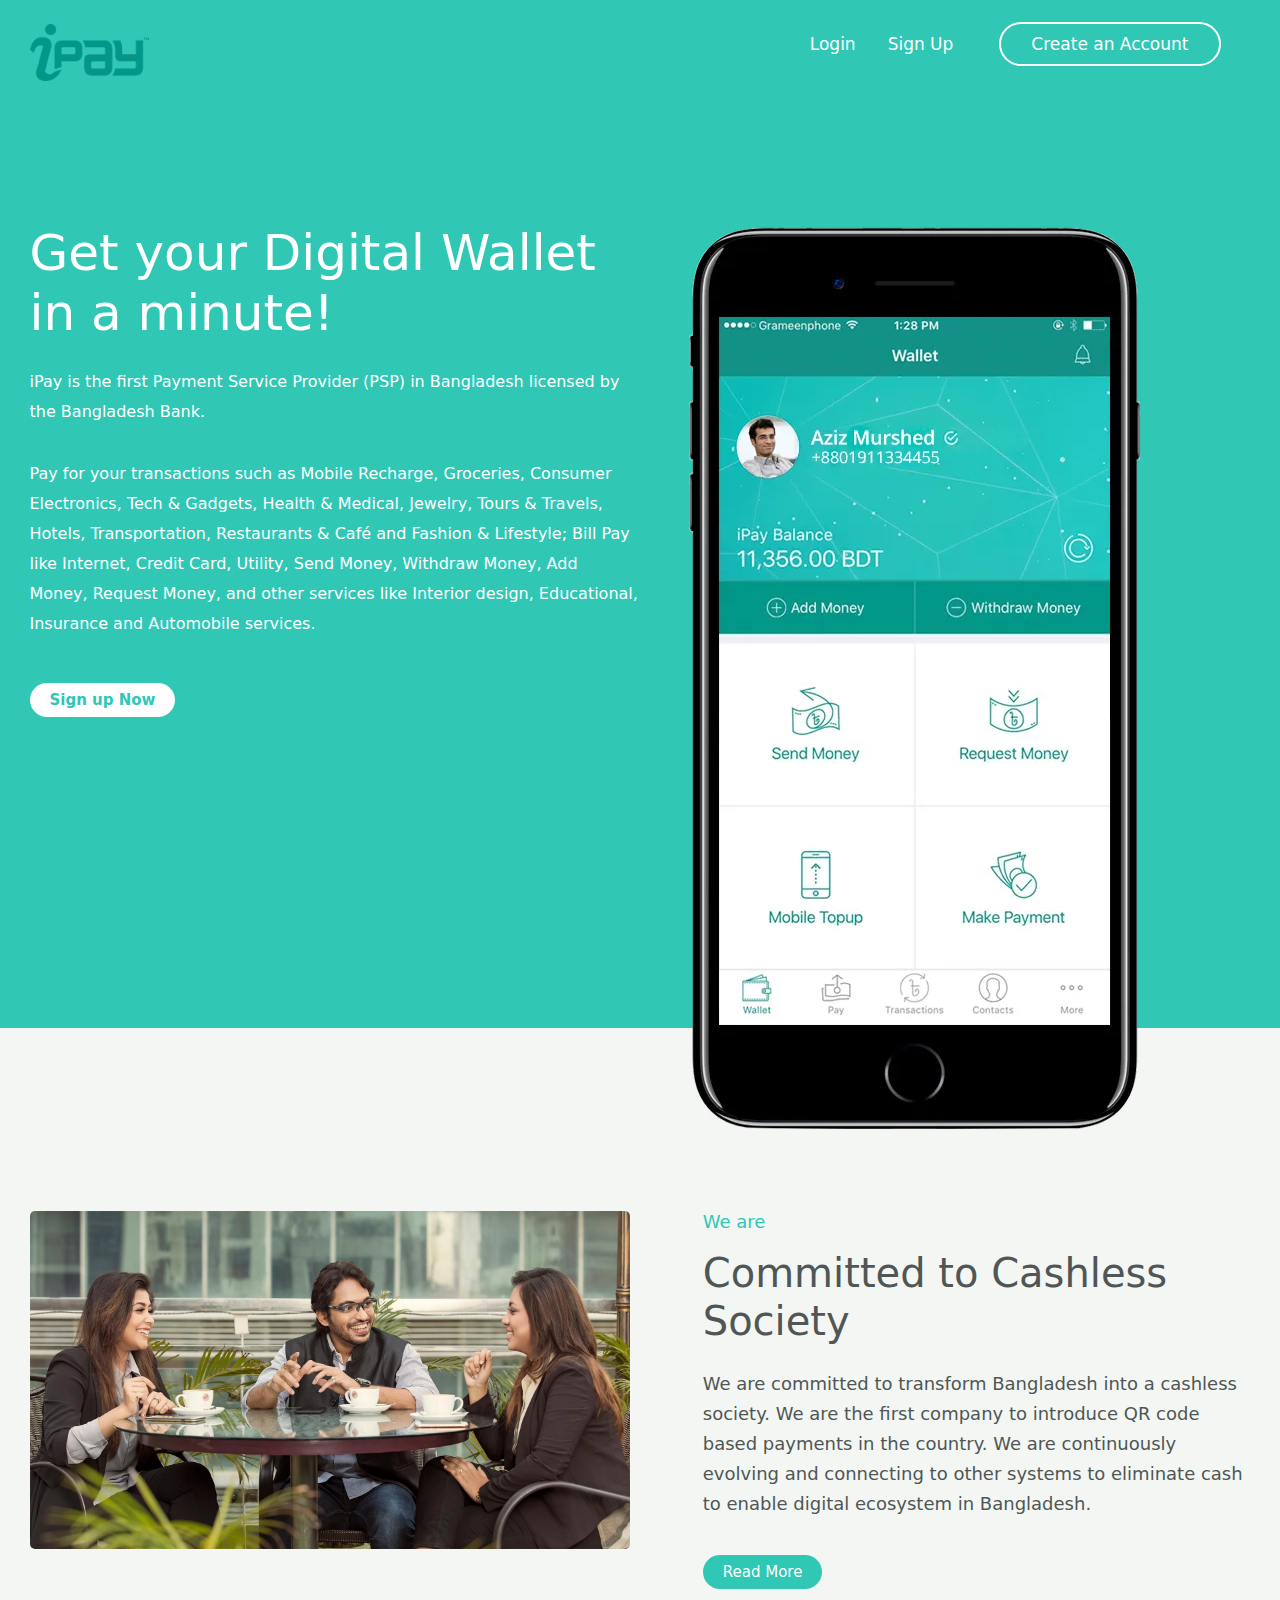
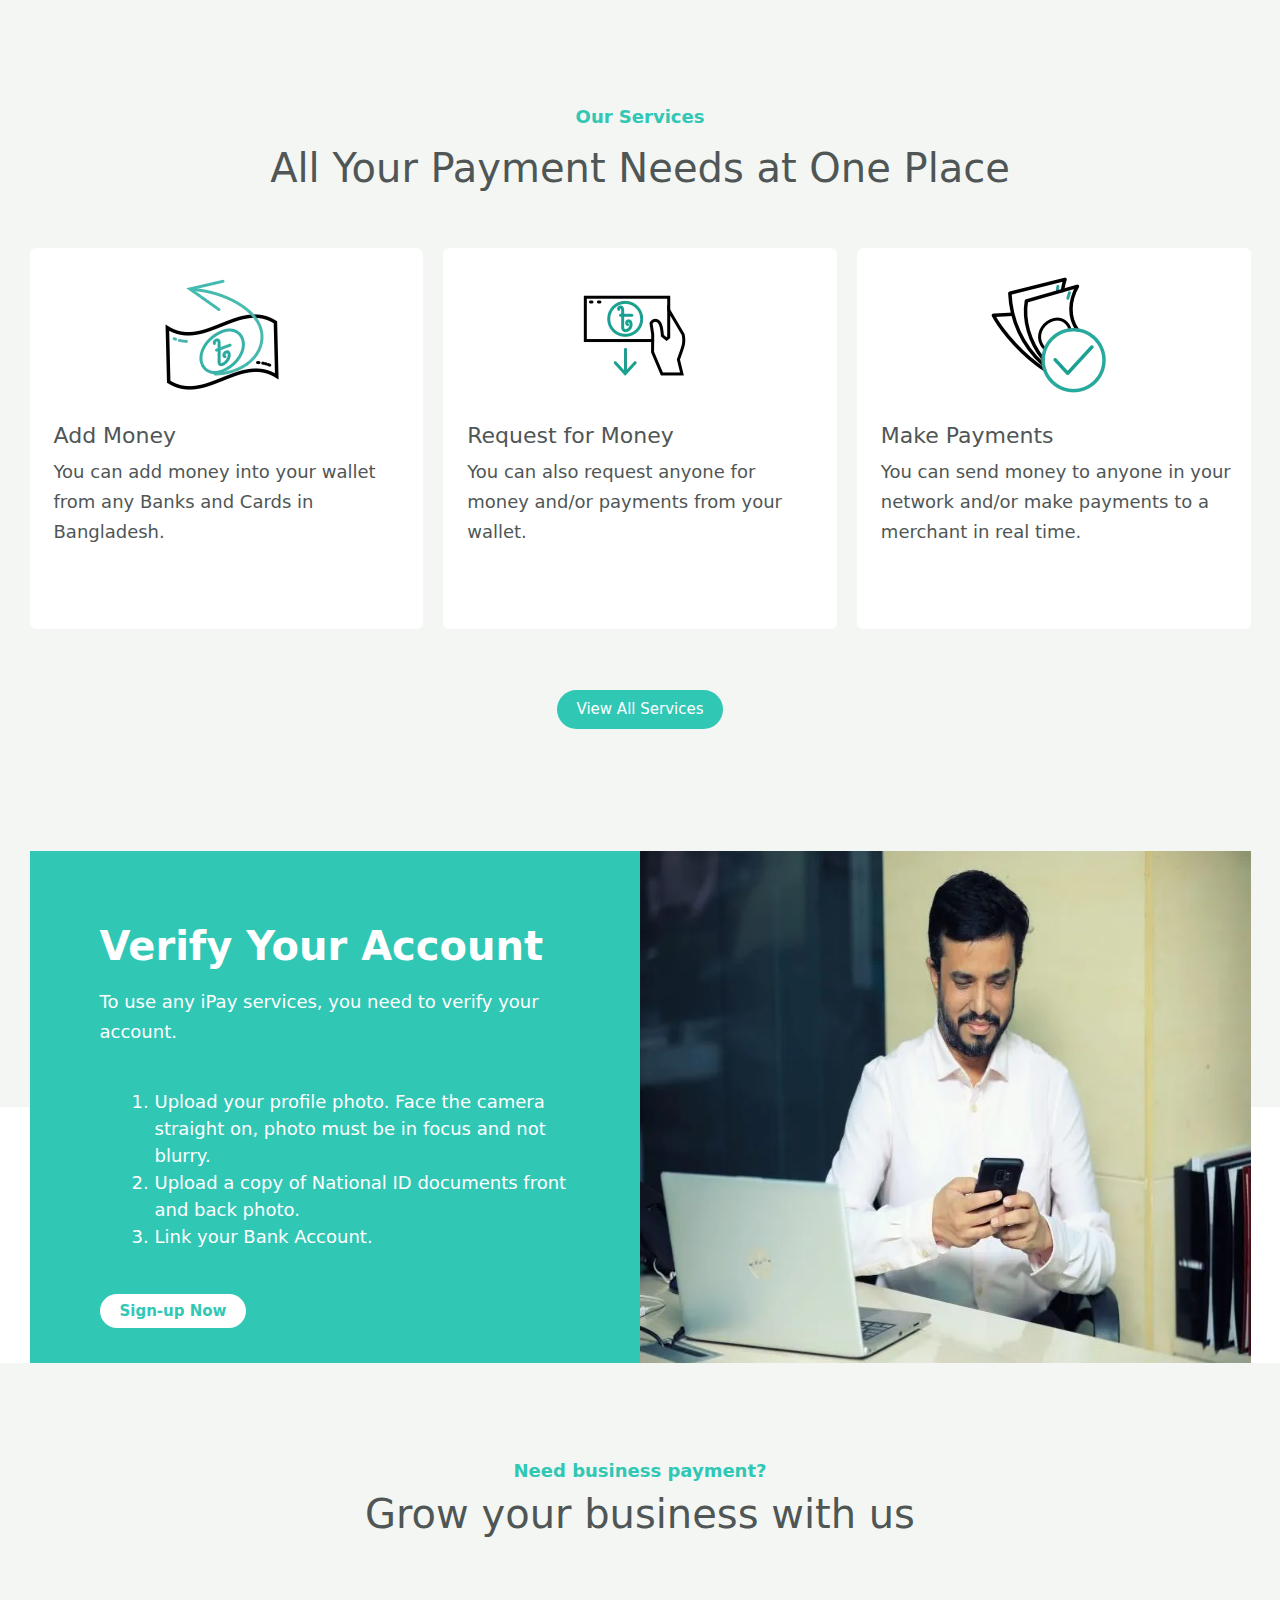
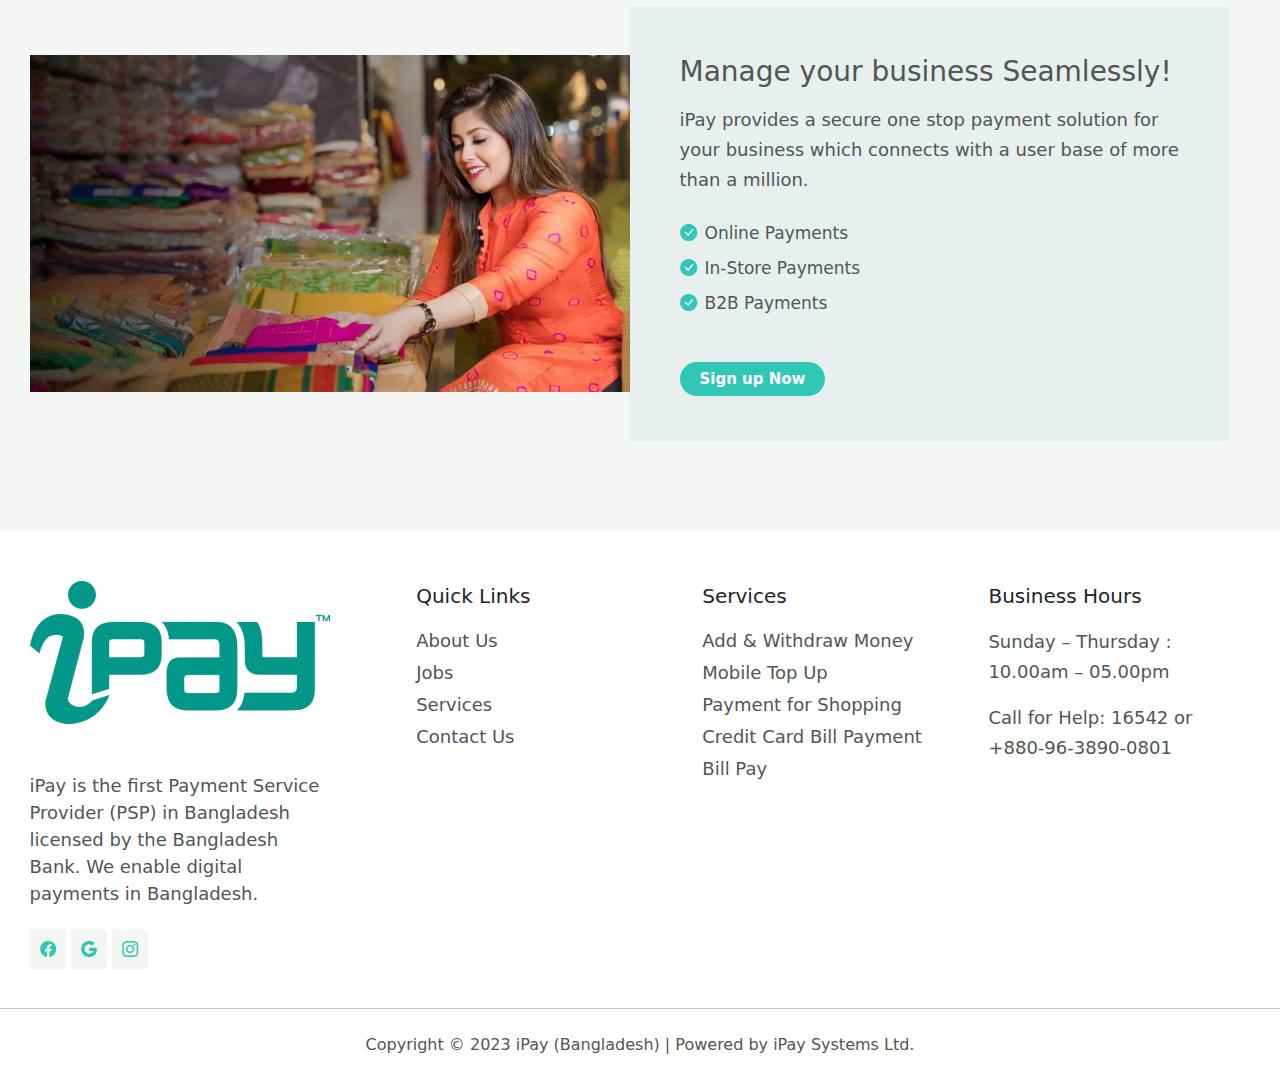
<file: ipay/index.html>
<!DOCTYPE html>
<html lang="en">

<head>
    <meta charset="UTF-8">
    <meta name="viewport" content="width=device-width, initial-scale=1.0">
    <title>ipay</title>
    <link rel="stylesheet" href="css/bootstrap.min.css">
    <link rel="stylesheet" href="style.css">
    <link rel="stylesheet" href="https://cdn.jsdelivr.net/npm/bootstrap-icons@1.11.1/font/bootstrap-icons.css">
    <link rel="stylesheet" href="https://cdnjs.cloudflare.com/ajax/libs/font-awesome/6.4.2/css/all.min.css" />
    <link rel="stylesheet" href="responsive.css">
</head>

<body>
    <!-- header -->
    <header>
        <!-- nav -->
        <div class="first-con container-fluid pt-4 pb-4">
            <div class="top d-flex justify-content-between">
                <div class="logo">
                    <a href="index.html"><img src="img/iPay-logo-300x143.webp" alt=""></a>
                </div>

                <nav class="navbar">
                    <ul>
                        <li><a href="login.html">Login</a></li>
                        <li><a href="signup.html">Sign Up</a></li>
                        <li><a class="button" href="signin.html">Create an Account</a></li>
                    </ul>
                </nav>

                <input type="checkbox" id="nav-check">
                <label for="nav-check" class="nav-toggler">
                    <span></span>
                </label>
                <nav class="nav">
                    <ul>
                        <li><a href="#">Home</a></li>
                        <li><a href="#">About</a></li>
                        <li><a href="#">Services</a></li>
                        <li><a href="#">Contact</a></li>
                    </ul>
                </nav>

            </div>
        </div>
        <!-- nav -->
        <!-- first-row -->
        <div class="second-con container-fluid">
            <div class="first-row d-flex justify-content-between pb-0">
                <div class="col content">
                    <h1 class="pb-3">Get your Digital Wallet in a minute!</h1>
                    <p class="pb-3">iPay is the first Payment Service Provider (PSP) in Bangladesh licensed by the
                        Bangladesh Bank.</p>
                    <p>Pay for your transactions such as Mobile Recharge, Groceries, Consumer Electronics, Tech &
                        Gadgets, Health & Medical, Jewelry, Tours & Travels, Hotels, Transportation, Restaurants &
                        Café and Fashion & Lifestyle; Bill Pay like Internet, Credit Card, Utility, Send Money,
                        Withdraw Money, Add Money, Request Money, and other services like Interior design,
                        Educational, Insurance and Automobile services.</p>
                    <div class="sign-up-now">
                        <a href="">Sign up Now</a>
                    </div>
                </div>
                <div class="col">
                    <div class="mobile-image">
                        <img src="img/mobile-image.webp" alt="">
                    </div>
                </div>
            </div>
        </div>
        <!-- first-row -->
    </header>
    <!-- header -->
    <!-- full-body -->
    <div class="Body">
        <!-- second-row -->
        <div class="third-con container-fluid">
            <div class="second-row d-flex justify-content-between">
                <div class="col second-image">
                    <img src="img/second-image.webp" alt="">
                </div>
                <div class="col second-image-content">
                    <h6 class="pb-2">We are</h6>
                    <h1 class="pb-3">Committed to Cashless Society</h1>
                    <p>We are committed to transform Bangladesh into a cashless society. We are the
                        first company to introduce QR code based payments in the country. We are continuously
                        evolving and connecting to other systems to eliminate cash to enable digital ecosystem in
                        Bangladesh.</p>
                    <div class="read-more">
                        <a href="">Read More</a>
                    </div>
                </div>
            </div>
        </div>
        <!-- second-row -->
        <!-- third-row -->
        <div class="fourth-con container-fluid">
            <div class="services">
                <h6 class="pb-2">Our Services</h6>
                <h1 class="pb-5">All Your Payment Needs at One Place</h1>
            </div>
            <div class="third-row d-flex justify-content-center" style="gap: 20px;">
                <div class="card">
                    <img src="img/send-money.4e70dba2.webp" alt="">
                    <div class="card-body">
                        <h1>Add Money</h1>
                        <p>You can add money into your wallet from any Banks and Cards in
                            Bangladesh.</p>
                    </div>
                </div>
                <div class="card">
                    <img src="img/withdraw-money.380cc283.webp" alt="">
                    <div class="card-body">
                        <h1>Request for Money</h1>
                        <p>You can also request anyone for money and/or payments from your wallet.
                        </p>
                    </div>
                </div>
                <div class="card">
                    <img src="img/make-payment.704cf80d.webp" alt="">
                    <div class="card-body">
                        <h1>Make Payments</h1>
                        <p>You can send money to anyone in your network and/or make payments to a
                            merchant in real time.</p>
                    </div>
                </div>
            </div>
            <div class="view-all-services">
                <a href="">View All Services</a>
            </div>
        </div>
        <!-- third-row -->
        <!-- fourth-row -->
        <div class="fifth-con container-fluid">
            <div class="sub-fifth-con container-fluid">
                <div class="fourth-row">
                    <div class="col-6">
                        <div class="third-image-content">
                            <h1>Verify Your Account</h1>
                            <p>To use any iPay services, you need to verify your account.</p>
                            <ul>
                                <li>Upload your profile photo. Face the camera straight on, photo must be in focus
                                    and
                                    not
                                    blurry. </li>
                                <li>Upload a copy of National ID documents front and back photo.</li>
                                <li>Link your Bank Account.</li>
                            </ul>
                            <div class="sign-up-now">
                                <a href="">Sign-up Now</a>
                            </div>
                        </div>
                    </div>
                    <div class="col-6">
                        <div class="third-image">
                            <img src="img/282A0678-768x512-1.webp" alt="">
                        </div>
                    </div>
                </div>
            </div>
        </div>
        <!-- fourth-row -->
        <!-- fifth-row -->
        <div class="sixth-con container">
            <div class="Need-business-payment">
                <h6>Need business payment?</h6>
                <h1>Grow your business with us</h1>
            </div>
            <div class="fifth-row d-flex justify-content-center">
                <div class="col">
                    <div class="fourth-image">
                        <img src="img/shoppingBanner.c734683d-768x432-1.webp" alt="">
                    </div>
                </div>
                <div class="col">
                    <div class="fourth-image-content">
                        <h4>Manage your business Seamlessly!</h4>
                        <p>iPay provides a secure one stop payment solution for your business which connects with a user
                            base of more than a million.</p>
                        <div class="list">
                            <ul>
                                <li><span><i class="bi bi-check-circle-fill"></i>Online Payments</span></li>
                                <li><span><i class="bi bi-check-circle-fill"></i>In-Store Payments</span></li>
                                <li><span><i class="bi bi-check-circle-fill"></i>B2B Payments</span></li>
                            </ul>
                        </div>
                        <div class="sign-up-now1">
                            <a href="">Sign up Now</a>
                        </div>
                    </div>
                </div>
            </div>
        </div>
        <!-- fifth-row -->
    </div>
    <!-- full-body -->
    <!-- footer -->
    <footer class="seventh-con container-fluid">
        <div class="row">
            <div class="col" style="padding-right: 6%;">
                <div class="fifth-image pb-5">
                    <img src="img/iPay-logo-300x143.webp" alt="">
                </div>
                <div class="fifth-image-content">
                    <p>iPay is the first Payment Service Provider (PSP) in Bangladesh licensed by the Bangladesh Bank.
                        We enable digital payments in Bangladesh.</p>
                </div>
                <div class="fifth-image-icon">
                    <span><i class="bi bi-facebook"></i></span>
                    <span><i class="bi bi-google"></i></span>
                    <span><i class="bi bi-instagram"></i></span>
                </div>
            </div>
            <div class="col">
                <div class="col-heading">
                    <h6>Quick Links</h6>
                </div>
                <div class="col-list">
                    <ul>
                        <li><a href="">About Us</a></li>
                        <li><a href="">Jobs</a></li>
                        <li><a href="">Services</a></li>
                        <li><a href="">Contact Us</a></li>
                    </ul>
                </div>
            </div>
            <div class="col">
                <div class="col-heading">
                    <h6>Services</h6>
                </div>
                <div class="col-list">
                    <ul>
                        <li><a href="">Add & Withdraw Money</a></li>
                        <li><a href="">Mobile Top Up</a></li>
                        <li><a href="">Payment for Shopping</a></li>
                        <li><a href="">Credit Card Bill Payment</a></li>
                        <li><a href="">Bill Pay</a></li>
                    </ul>
                </div>
            </div>
            <div class="col">
                <div class="col-heading">
                    <h6>Business Hours</h6>
                </div>
                <div class="col-p">
                    <p>Sunday – Thursday : <br>10.00am – 05.00pm</p>
                    <p>Call for Help: 16542 or <br>+880-96-3890-0801</p>
                </div>
            </div>
        </div>
    </footer>
    <!-- footer -->
    <hr>
    <!-- last -->
    <div class="last pt-2 pb-2">
        <p>Copyright © 2023 iPay (Bangladesh) | Powered by iPay Systems Ltd.</p>
    </div>
    <!-- last -->


    <script src="js/bootstrap.bundle.min.js"></script>
    <script src="js/jquery/jquery-3.7.1.min.js"></script>
</body>

</html>
</file>
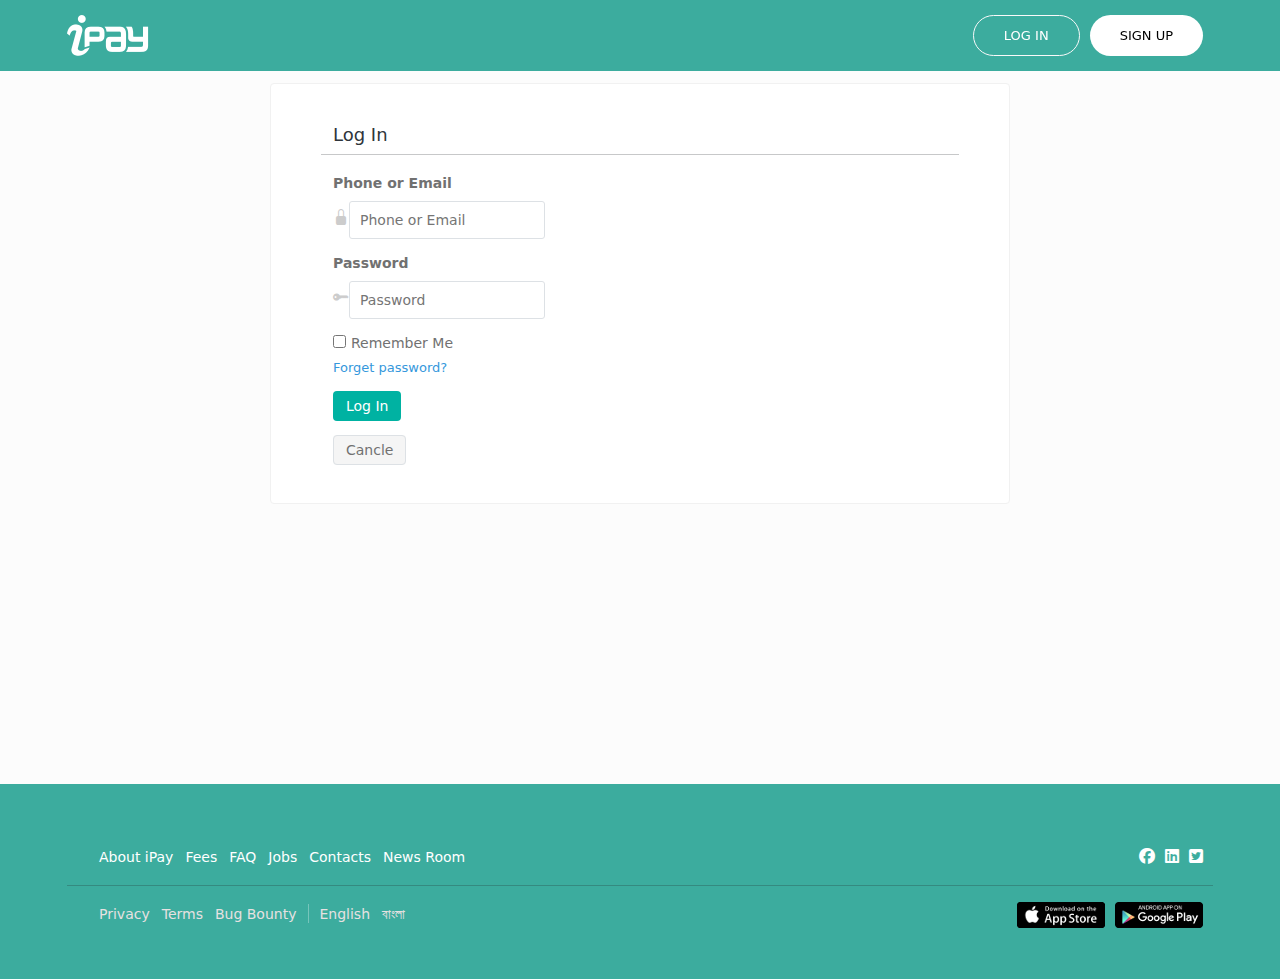
<file: ipay/login.html>
<!DOCTYPE html>
<html lang="en">

<head>
    <meta charset="UTF-8">
    <meta name="viewport" content="width=device-width, initial-scale=1.0">
    <title>Login — iPay Bangladesh</title>
    <link rel="stylesheet" href="login_style.css">
    <link rel="stylesheet" href="css/bootstrap.min.css">
    <link rel="stylesheet" href="https://cdn.jsdelivr.net/npm/bootstrap-icons@1.11.1/font/bootstrap-icons.css">
    <link rel="stylesheet" href="https://cdnjs.cloudflare.com/ajax/libs/font-awesome/6.4.2/css/all.min.css" />

</head>

<body>
    <header>
        <div class="first-con container-fluid">
            <div class="top d-flex justify-content-between">
                <div class="logo">
                    <a href="index.html"><img src="img/login/logo.a7511598.png" alt=""></a>    
                </div>
                <div class="button d-flex justify-content-center">
                    <div class="one">
                        <a href="">LOG IN</a>
                    </div>
                    <div class="two">
                        <a href="signup.html">SIGN UP</a>
                    </div>
                </div>
            </div>
        </div>
    </header>
    <div class="body container-fluid">
        <div class="second-con container-fluid">
            <div class="row">
                <h3>Log In</h3>
                <hr>
                <div class="box">
                    <label for="">Phone or Email</label>
                    <div class="form-group">
                        <div class="input-icon">
                            <i class="bi bi-lock-fill"></i>
                        </div>
                        <div class="input">
                            <input type="text" placeholder="Phone or Email">
                        </div>
                    </div>
                    <label for="">Password</label>
                    <div class="form-group">
                        <div class="input-icon">
                            <i class="bi bi-key-fill"></i>
                        </div>
                        <div class="input">
                            <input type="text" placeholder="Password">
                        </div>
                    </div>
                    <div class="checkbox remember-me">
                        <div class="checker">
                            <span>
                                <input type="checkbox"><small class="text-default">Remember Me</small>
                            </span>
                        </div>
                    </div>
                    <div class="forget-pass">
                        <a href="">Forget password?</a>
                    </div>
                    <div class="Button">
                        <div class="login">
                            <a href="">Log In</a>
                        </div>
                        <div class="cancle">
                            <a href="">Cancle</a>
                        </div>
                    </div>
                </div>
            </div>
        </div>
    </div>
    <div class="footer">
        <div class="third-con container-fluid">
            <div class="up">
                <div class="col left-side">
                    <ul>
                        <li><a href="">About iPay</a></li>
                        <li><a href="">Fees</a></li>
                        <li><a href="">FAQ</a></li>
                        <li><a href="">Jobs</a></li>
                        <li><a href="">Contacts</a></li>
                        <li><a href="">News Room</a></li>
                    </ul>
                </div>

                <div class="socialMediaLinks col">
                    <div style="padding-right: 10px;">
                        <i class="fa-brands fa-facebook" style="color: white; background-color: #3cac9e;"></i>
                    </div>
                    <div style="padding-right: 10px;">
                        <i class="fa-brands fa-linkedin" style="color: white; background-color: #3cac9e;"></i>
                    </div>
                    <div style="padding-right: 10px;">
                        <i class="fa-brands fa-square-twitter" style="color: white; background-color: #3cac9e;"></i>
                    </div>
                </div>
            </div>
            <hr>
            <div class="down">
                <div class="col left-side2">
                    <ul>
                        <li><a href="">Privacy</a></li>
                        <li><a href="">Terms</a></li>
                        <li><a href="">Bug Bounty</a></li>
                        <li><span style="margin-right: 10px;border-right: 1px solid #FFFFFF; opacity: 0.3;"></span>
                        </li>
                        <li><a href=""> English </a></li>
                        <li><a href=""> বাংলা </a></li>
                    </ul>
                </div>
                <div class="apple-store-ggl-store d-flex justify-content-end">
                    <ul>
                        <li><img src="img/login/apple-store-badge.sm.bf88f2e4.png" alt=""></li>
                        <li><img src="img/login/google-play-badge.sm.6a09c1d7.png" alt=""></li>
                    </ul>
                </div>
            </div>
        </div>
    </div>
    </div>


</body>

</html>
</file>
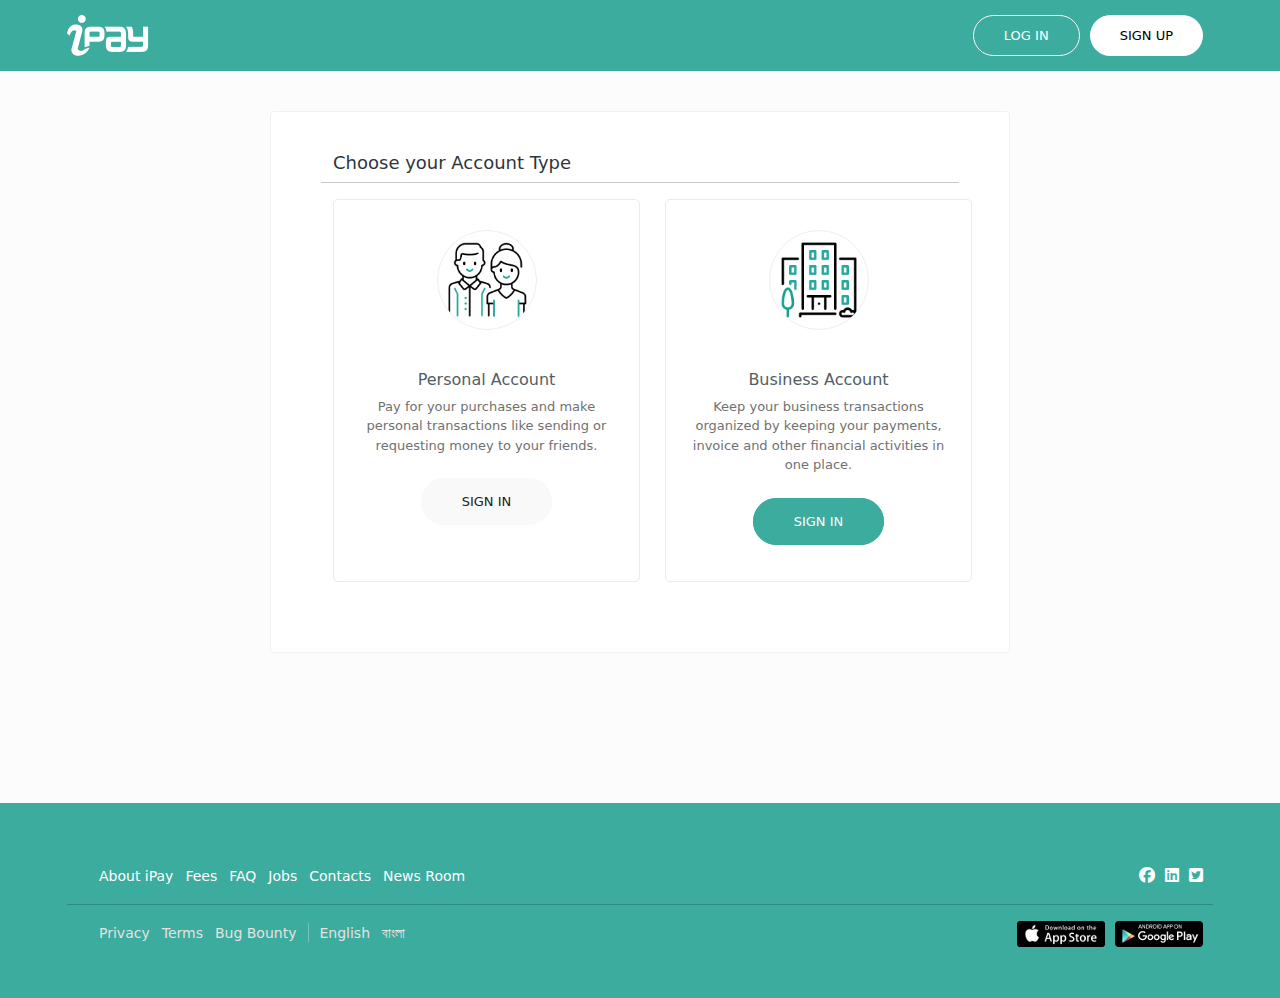
<file: ipay/signup.html>
<!DOCTYPE html>
<html lang="en">

<head>
    <meta charset="UTF-8">
    <meta name="viewport" content="width=device-width, initial-scale=1.0">
    <title>SignUp — iPay Bangladesh</title>
    <link rel="stylesheet" href="signin_style.css">
    <link rel="stylesheet" href="css/bootstrap.min.css">
    <link rel="stylesheet" href="https://cdn.jsdelivr.net/npm/bootstrap-icons@1.11.1/font/bootstrap-icons.css">
    <link rel="stylesheet" href="https://cdnjs.cloudflare.com/ajax/libs/font-awesome/6.4.2/css/all.min.css" />

</head>

<body>
    <header>
        <div class="first-con container-fluid">
            <div class="top d-flex justify-content-between">
                <div class="logo">
                    <a href="index.html"><img src="img/login/logo.a7511598.png" alt=""></a>
                </div>
                <div class="button d-flex justify-content-center">
                    <div class="one">
                        <a href="login.html">LOG IN</a>
                    </div>
                    <div class="two">
                        <a href="signup.html">SIGN UP</a>
                    </div>
                </div>
            </div>
        </div>
    </header>
    <div class="body container-fluid">
        <div class="second-con container-fluid">
            <div class="row">
                <h3>Choose your Account Type</h3>
                <hr>
                <div class="signup-options d-flex justify-content-around">
                    <div class="option col-md-6">
                        <div class="option-img text-center">
                            <img src="img/signin/personal-account.75f3ea8a.png" alt="">
                        </div>
                        <h4>Personal Account</h4>
                        <p>Pay for your purchases and make personal transactions like sending or requesting money to your
                            friends.</p>
                        <div class="Button text-center">
                            <div class="first"><a href="">SIGN IN</a></div>
                        </div>
                    </div>
                    <div class="option col-md-6">
                        <div class="option-img text-center">
                            <img src="img/signin/business-account.8dd1665b.png" alt="">
                        </div>
                        <h4>Business Account</h4>
                        <p>Keep your business transactions organized by keeping your payments, invoice and other financial activities in one place.</p>
                        <div class="Button text-center">
                            <div class="second"><a href="">SIGN IN</a></div>
                        </div>
                    </div>
                </div>
            </div>
        </div>
    </div>
    <div class="footer">
        <div class="third-con container-fluid">
            <div class="up">
                <div class="col left-side">
                    <ul>
                        <li><a href="">About iPay</a></li>
                        <li><a href="">Fees</a></li>
                        <li><a href="">FAQ</a></li>
                        <li><a href="">Jobs</a></li>
                        <li><a href="">Contacts</a></li>
                        <li><a href="">News Room</a></li>
                    </ul>
                </div>

                <div class="socialMediaLinks col">
                    <div style="padding-right: 10px;">
                        <i class="fa-brands fa-facebook" style="color: white; background-color: #3cac9e;"></i>
                    </div>
                    <div style="padding-right: 10px;">
                        <i class="fa-brands fa-linkedin" style="color: white; background-color: #3cac9e;"></i>
                    </div>
                    <div style="padding-right: 10px;">
                        <i class="fa-brands fa-square-twitter" style="color: white; background-color: #3cac9e;"></i>
                    </div>
                </div>
            </div>
            <hr>
            <div class="down">
                <div class="col left-side2">
                    <ul>
                        <li><a href="">Privacy</a></li>
                        <li><a href="">Terms</a></li>
                        <li><a href="">Bug Bounty</a></li>
                        <li><span style="margin-right: 10px;border-right: 1px solid #FFFFFF; opacity: 0.3;"></span>
                        </li>
                        <li><a href=""> English </a></li>
                        <li><a href=""> বাংলা </a></li>
                    </ul>
                </div>
                <div class="apple-store-ggl-store d-flex justify-content-end">
                    <ul>
                        <li><img src="img/login/apple-store-badge.sm.bf88f2e4.png" alt=""></li>
                        <li><img src="img/login/google-play-badge.sm.6a09c1d7.png" alt=""></li>
                    </ul>
                </div>
            </div>
        </div>
    </div>
    </div>


</body>

</html>
</file>
<file: ipay/style.css>
* {
    box-sizing: border-box;
    margin: 0;
    padding: 0;
}

header {
    background-color: #30c7b5;
}
/* first-con */
.first-con{
    max-width: 1245px;
}
.logo img {
    max-width: 120px;
    background: transparent;
}
.navbar ul {
    display: flex;
    float: left;
}
.navbar li {
    list-style: none;
}
.navbar a {
    text-decoration: none;
    padding: 16px;
    color: white;
    font-size: 17px;
}
.navBar ul {
    background-color: #fff;
}


.nav {
    display: none;
}
.nav ul {
    list-style: none;
}
.nav li {
    display: inline-block;
    margin-left: 40px;
}
.nav a {
    text-decoration: none;
    color: white;
    font-size: 16px;
    transition: all 0.5s ease;
}
#nav-check {
    position: absolute;
    opacity: 0;
    pointer-events: none;
}
.nav-toggler {
    height: 34px;
    width: 44px;
    background-color: #ffffff;
    border-radius: 4px;
    cursor: pointer;
    display: none;
    align-items: center;
    justify-content: center;
    margin-right: 15px;
}
.nav-toggler span {
    display: block;
    height: 2px;
    width: 20px;
    background-color: #2cb4a4;
    position: relative;
}
.nav-toggler span::before,
.nav-toggler span::after {
    content: '';
    position: absolute;
    width: 100%;
    height: 100%;
    background-color: #2cb4a4;
    left: 0;
}
.nav-toggler span::before {
    top: -6px;
}
.nav-toggler span::after {
    top: 6px;
}


.button {
    border: 2px solid white;
    border-radius: 50px;
    font-weight: 500;
    margin: 30px;
    transition: 0.5s;
}
a.button {
    padding-left: 30px;
    padding-right: 30px;
    padding-top: 10px;
    padding-bottom: 10px;
}
.button:hover {
    background-color: white;
    color: rgb(91 189 181);
}
/* first-con */

/* second-con */
.second-con{
    max-width: 1245px;
}
.content {
    padding-top: 20px;
}
.content h1 {
    font-size: 50px;
    color: white;
}
.content p {
    color: white;
    line-height: 30px;
    font-weight: 400;
}

.sign-up-now {
    padding-top: 33px;
}
.sign-up-now a {
    text-decoration: none;
    background-color: white;
    border-radius: 50px;
    padding-right: 20px;
    padding-left: 20px;
    padding-top: 8px;
    padding-bottom: 8px;
    color: #30c7b5;
    font-weight: 650;
    font-size: 15px;
    transition: 0.5s;
}
.sign-up-now a:hover {
    background-color: rgb(243, 242, 242);
}

.first-row {
    padding-top: 8%;
}

.mobile-image {
    padding-top: 0px;
    margin: 0px 0px -125px 0px;
}

/* second-con */

.Body {
    background-color: #F3F6F3;
}

/* third-con */
.third-con{
    max-width: 1245px;
}
.second-row {
    padding-top: 15%;
    padding-bottom: 10%;
}
.second-image img {
    width: 600px;
    border-radius: 5px;
}
.second-image-content {
    padding-left: 6%;
}
.second-image-content h6 {
    color: #30c7b5;
    font-size: 18px;
}
.second-image-content h1 {
    color: #4f5655;
    font-size: 40px;
}
.second-image-content p {
    color: #4f5655;
    line-height: 30px;
    font-weight: 400;
    font-size: 18px;
    padding-bottom: 25px;
}

.read-more a {
    text-decoration: none;
    background-color: #30c7b5;
    border-radius: 50px;
    padding-right: 20px;
    padding-left: 20px;
    padding-top: 8px;
    padding-bottom: 8px;
    color: white;
    font-weight: 500;
    font-size: 15px;
    transition: 0.5s;
}
.read-more a:hover {
    background-color: #2cb4a4;
}
/* third-con */

/* fourth-con */
.fourth-con{
    max-width: 1245px;
}
.services {
    text-align: center;
}
.services h6 {
    color: #30c7b5;
    font-size: 18px;
    font-weight: 600;
}
.services h1 {
    font-size: 40px;
    color: #4f5655;
}

.card {
    width: 400px;
    border: 0px;
}
.card-body {
    padding-left: 24px;
}
.card img {
    width: 144px;
    margin-left: 120px;
    padding-top: 15px;
}
.card-body h1 {
    font-size: 22px;
    color: #4f5655;
}
.card-body p {
    color: #4f5655;
    font-size: 18px;
    line-height: 30px;
    padding-bottom: 50px;
}

.view-all-services {
    display: flex;
    justify-content: center;
    padding-top: 5%;
    padding-bottom: 10%;
}
.view-all-services a {
    text-decoration: none;
    background-color: #30c7b5;
    border-radius: 50px;
    padding-right: 20px;
    padding-left: 20px;
    padding-top: 8px;
    padding-bottom: 8px;
    color: white;
    font-weight: 500;
    font-size: 15px;
    transition: 0.5s;
}
.view-all-services a:hover {
    background-color: #2cb4a4;
}
/* fourth-con */

/* fifth-con */
.fifth-con{
    background-color: transparent; 
    background-image: linear-gradient(180deg, #F3F6F3 50%, #FFFFFF 50%)
}
.sub-fifth-con{
    max-width: 1245px;
}
.fourth-row{
    display: flex;
}
.third-image-content {
    background-color: #30c7b5;
    padding: 80px 70px 70px 70px;
}
.third-image-content {
    height: 512px;
    background-color: #30c7b5;
}
.third-image img {
    background-size: cover;


    width: 100%;
    height: 512px;
}
.third-image-content h1 {
    color: white;
    font-size: 40px;
    font-weight: 600;
    line-height: 30px;
    padding-bottom: 18px;
}
.third-image-content p {
    color: white;
    font-size: 18px;
    line-height: 30px;
    padding-bottom: 25px;
}
.third-image-content ul {
    padding-left: 55px;
}
.third-image-content li {
    list-style: decimal;
    color: white;
    font-size: 18px;
}
.sign-up-now {
    padding-top: 33px;
}
 /* fifth-con */

 /* sixth-con */
 .sixth-con.container {
    padding-bottom: 7%;
    max-width: 1245px;
}
.Need-business-payment {
    text-align: center;
    padding-top: 8%;
    padding-bottom: 5%;
}
.Need-business-payment h6 {
    color: #30c7b5;
    font-size: 18px;
    font-weight: 600;
}
.Need-business-payment h1 {
    font-size: 40px;
    color: #4f5655;
}
.fifth-row {
    max-width: 1200px;
}
.fourth-image img {
    width: 100%;
    padding-top: 8%;
}
.fourth-image-content {
    background-color: #e8f0ef;
    padding: 50px 50px 50px 50px;
    align-content: center;
    align-items: center;
}
.fourth-image-content h4 {
    font-size: 28px;
    color: #4f5655;
    line-height: 30px;
    padding-bottom: 2%;
}
.fourth-image-content p {
    font-size: 18px;
    color: #4f5655;
    line-height: 30px;
    padding-bottom: 5px;
}

.list ul {
    padding-left: 0;
}

.fourth-image img {
    display: flex;
    margin-right: auto;
    margin-left: auto;
    position: relative;
}
.fourth-image-content li {
    list-style: none;
    font-size: 17px;
    color: #4f5655;
    line-height: 35px;
}
.fourth-image-content i {
    color: #30c7b5;
    background: transparent;
    padding-right: 8px;
}

.sign-up-now1 {
    padding-top: 6%;
}
.sign-up-now1 a {
    text-decoration: none;
    background-color: #30c7b5;
    border-radius: 50px;
    padding-right: 20px;
    padding-left: 20px;
    padding-top: 8px;
    padding-bottom: 8px;
    color: white;
    font-weight: 650;
    font-size: 15px;
    transition: 0.5s;
}
.sign-up-now1 a:hover {
    background-color: #2cb4a4;
}
/* sixth-con */

/* seventh-con */
.seventh-con{
    max-width: 1245px;
}

footer .row{
    padding-top: 50px;
}
.fifth-image-icon span {
    padding: 10px;
    background-color: #F3F6F3;
    color: #30c7b5;
}
.fifth-image-icon span:hover {
    background-color: #30c7b5;
    color: white;
}
.fifth-image-content p {
    font-size: 18px;
    color: #4f5655;
    font-weight: 400;
    padding-bottom: 15px;
}
.fifth-image-icon {
    padding-bottom: 10%;
}

.col-heading h6 {
    font-size: 20px;
    font-weight: 500;
    margin-bottom: 16px;
    line-height: 1.5;
}
.col-list ul {
    padding-left: 0;
}
.col-list li {
    list-style: none;
    padding-bottom: 5px;
}
.col-list a {
    text-decoration: none;
    color: #4f5655;
    font-size: 18px;
    font-weight: 400;
    transition: 0.3s;
}
.col-list a:hover {
    color: #30c7b5;
}
.col-p p {
    line-height: 30px;
    color: #4f5655;
    font-size: 18px;
    font-weight: 400;
}
/* seventh-con */

.last p {
    color: #4f5655;
    text-align: center;

}
</file>
<file: ipay/responsive.css>
/* Extra small devices (portrait phones, less than 576px) */
 @media (max-width: 575.98px) {}

 /* // Small devices (landscape phones, 576px and up) */
 @media (min-width: 576px) and (max-width: 767.98px) {
    .third-image img {
        width: 100%;
    }
     .navbar {
         display: none;
     }
     .nav-toggler {
         display: flex;
     }
     .nav {
         display: block;
         position: absolute;
         left: 0;
         top: 15%;
         width: 100%;
         background-color: white;
         border-top: 1px solid rgba(255, 255, 255, 0.2);
         opacity: 0;
         visibility: hidden;
     }

     .nav ul li {
         display: block;
         gap: 20px;
         padding-bottom: 5px;
         padding-top: 20px;
     }
     .nav ul li a {
         color: #4f5655;
     }
     #nav-check:checked~.nav {
         opacity: 1;
         visibility: visible;
     }
     #nav-check:focus~.nav-toggler {
         box-shadow: 0 0 15px #000000;
     }
     #nav-check:checked~.nav-toggler span {
         background-color: white;
     }
     #nav-check:checked~.nav-toggler span::before {
         top: 0;
         transform: rotate(45deg);
     }
     #nav-check:checked~.nav-toggler span::after {
         top: 0;
         transform: rotate(-45deg);
     }
 }

 /* // Medium devices (tablets, 768px and up) */
 @media (min-width: 768px) and (max-width: 991.98px) {
    .mobile-image img{
        padding-top: 0px;
        margin: 0px 0px 0px 0px;
        height: 730px;
    }
    .second-image {
        padding-top: 70px;
    }
    .second-image img {
        width: 430px;
    }
    .second-image-content {
        padding-left: 4%;
    }
    .card img {
        margin-left: 75px;
    }
    .card-body {
        padding-left: 15px;
    }
    .card-body p {
        padding-bottom: 0px;
    }
    .card {
        width: 295px;
    }
    .third-image-content {
        height: 435px;
        width: 496px;
        background-color: #30c7b5;
        padding-left: 20px;
        padding-right: 20px;
        padding-top: 40px;
    }
    .third-image img {
        background-position: center;
        background-repeat: no-repeat;
        background-size: cover;
        height: 435px;
    }
    .fifth-con.container-fluid {
        background-color: none;
        background-image: none;
    }
    .fifth-con.container-fluid {
        padding-left: 0;
        padding-right: 0;
    }
    .sub-fifth-con {
        padding-left: 0;
        padding-right: 0;
    }
    .sixth-con.container {
        padding-left: 0;
        padding-right: 0;
    }
    .seventh-con {
        padding-right: 0;
        padding-left: 0;
    }
 }

 /* // Large devices (desktops, 992px and up) */
 @media (min-width: 992px) and (max-width: 1199.98px) {
    .card {
        width: 352px;
        border: 0px;
    }
    .fifth-con {
        padding-left: 0;
        padding-left: 0;
    }
    .sub-fifth-con {
        padding-left: 0;
        padding-right: 0;
    }
    .third-image img {
        width: 605px;
    }
    .sixth-con.container {
        padding-left: 0;
        padding-right: 0;
    }
 }

 /* // Extra large devices (large desktops, 1200px and up) */
 @media (min-width: 1200px) and (max-width : 1399.98px) {}
</file>
<file: ipay/login_style.css>
header{
    background-color: #3cac9e;
}
.first-con{
    max-width: 1170px;
}
.top{
    padding: 15px 0;
    position: sticky;
    top: 0;
}
.button {
    padding-top: 8px;
}
.one a{
    text-decoration: none;
    font-size: 13px;
    font-weight: 400;
    border: 1px solid #f9f9f9;
    padding: 12px 30px;
    color: white;
    border-radius: 50px;
    margin-right: 10px;
    transition: 0.5s;
}
.one a:hover{
    background-color: white;
    color: black;
}
.two a{
    text-decoration: none;
    font-size: 13px;
    font-weight: 400;
    border: 0px solid #f9f9f9;
    padding: 13px 30px;
    border-radius: 50px;
    margin-right: 10px;
    transition: 0.5s;
    background-color: white;
    color: black;
}
.two a:hover{
    background-color: #e0e0e0;
}
.body{
    background: #fcfcfc;
}
.second-con{
    max-width: 740px;
    padding-top: 12px;
}
.row {
    padding: 40px 50px;
    background-color: white;
    border: 1px solid #f1f1f1;
    border-radius: 4px;
}
.row h3{
    font-size: 18px;
    font-weight: 400;
    color: #2f353b!important;
}
label {
    display: inline-block;
    padding-bottom: 7px;
    color: #717171;
    font-weight: 600;
    font-size: 14px;
}
.form-group{
    display: flex;
    padding-bottom: 12px;
}
.input-icon {
    padding-top: 5px;
}
.input-icon i{
    color: #ccc;
    font-size: 16px;
}
.input input{
    font-weight: 400;
    font-style: normal;
    border-radius: 3px;
    font-size: 14px;
    color: #252525;
    background: #fff;
    border: 1px solid #dde1e5;
    background-clip: padding-box;
    height: 38px;
    padding: 10px;
    margin: 0;
}
.small, small {
    font-size: .875em;
    margin-left: 5px;
    color: #717171;
}
.forget-pass a{
    text-decoration: none;
    color: #3598dc;
    font-size: small;
}
.forget-pass {
    padding-bottom: 15px;
}
.login {
    padding-bottom: 20px;
}
.login a{
    text-decoration: none;
    background-color: #00b2a2;
    color: #fff;
    font-weight: 400;
    line-height: 1.75!important;
    border: 1px solid transparent;
    padding: 6px 12px;
    border-radius: 4px;
    font-size: 14px;
    transition: 0.5s;
}
.login a:hover{
    background-color: #3cac9e;
}
.cancle a{
    text-decoration: none;
    background-color: #f5f5f5;
    color: #717171;
    font-weight: 400;
    line-height: 1.75!important;
    border: 1px solid #dde1e5;
    padding: 6px 12px;
    border-radius: 4px;
    font-size: 14px;
    transition: 0.5s;
}
.cancle a:hover{
    background-color: #dfdfdf;
}
.second-con{
    padding-bottom: 280px;
}
.footer{
    background-color: #3cac9e;
    padding-top: 15px;
    padding-bottom: 15px;
}
.third-con{
    max-width: 1170px;
}
.up {
    padding-top: 30px;
}
.down {
    padding-bottom: 20px;
}
.left-side li{
    list-style: none;
    float: left;
}
.left-side a{
    text-decoration: none;
    color: white;
    font-weight: 500;
    padding-right: 12px;
    font-size: 14px;
    transition: 0.3s;
}
.left-side a:hover{
    color: #e6e1e1;
}
.socialMediaLinks{
    display: flex;
    justify-content: end;
}
.socialMediaLinks li{
    list-style: none;
    float: left;
}
.left-side2 li{
    list-style: none;
    float: left;
}
.left-side2 a{
    text-decoration: none;
    color: #e6e1e1;
    font-weight: 500;
    padding-right: 12px;
    font-size: 14px;
    transition: 0.3s;
}
.left-side2 a:hover{
    color: white;
}
.apple-store-ggl-store li{
    list-style: none;
    float: left;
    padding-right: 10px;
}
</file>
<file: ipay/signin_style.css>
header {
    background-color: #3cac9e;
    position: sticky;
    top: 0;
}.second-con{
    max-width: 740px;
    padding-top: 40px;
    padding-bottom: 150px;
}
.row {
    padding: 40px 50px;
    background-color: white;
    border: 1px solid #f1f1f1;
    border-radius: 4px;
}
.row h3{
    font-size: 18px;
    font-weight: 400;
    color: #2f353b!important;
}
.signup-options{
    gap: 25px;
}
.option{
    padding: 30px 20px;
    border: 1px solid #e9ebee;
    border-radius: 5px;
    transition: .4s;
    margin-bottom: 30px;
}
.option:hover{
    box-shadow: 6px 6px  5px   #c9c7c7;
}
.option-img img{
    width: 100px;
    height: 100px;
    margin-bottom: 40px;
    border: 1px solid #ebeef0;
    border-radius: 50%;
}
.signup-options h4{
    font-size: 16px;
    color: #525e64;
    text-align: center;
    font-weight: 400;
}
.signup-options p{
    font-size: 13px;
    color: #717171;
    text-align: center;
}
.Button{
    padding-top: 18px; 
    padding-bottom: 18px;
}
.Button a{
    text-decoration: none; 
    font-size: 13px; 
    font-weight: 400; 
    border: 1px solid #f9f9f9; 
    padding: 15px 40px;  
    border-radius: 50px; 
    transition: 0.5s; 
}
.first a{
    background-color: #f9f9f9;
    color: #212121;
}
.first a:hover{
    background-color: #e0e0e0;
}
.second a{
    border: 1px solid #3cac9e;
    color: white; 
    background-color: #3cac9e;
}
.second a:hover{
    background-color: #2dc2b0;
}
.first-con{
    max-width: 1170px;
}
.top{
    padding: 15px 0;
}
.button {
    padding-top: 8px;
}
.one a{
    text-decoration: none;
    font-size: 13px;
    font-weight: 400;
    border: 1px solid #f9f9f9;
    padding: 12px 30px;
    color: white;
    border-radius: 50px;
    margin-right: 10px;
    transition: 0.5s;
}
.one a:hover{
    background-color: white;
    color: black;
}
.two a{
    text-decoration: none;
    font-size: 13px;
    font-weight: 400;
    border: 0px solid #f9f9f9;
    padding: 13px 30px;
    border-radius: 50px;
    margin-right: 10px;
    transition: 0.5s;
    background-color: white;
    color: black;
}
.two a:hover{
    background-color: #e0e0e0;
}
.body{
    background: #fcfcfc;
}

.up {
    padding-top: 30px;
}
.down {
    padding-bottom: 20px;
}
.footer{
    background-color: #3cac9e;
    padding-top: 15px;
    padding-bottom: 15px;
}
.third-con{
    max-width: 1170px;
}
.left-side li{
    list-style: none;
    float: left;
}
.left-side a{
    text-decoration: none;
    color: white;
    font-weight: 500;
    padding-right: 12px;
    font-size: 14px;
    transition: 0.3s;
}
.left-side a:hover{
    color: #e6e1e1;
}
.socialMediaLinks{
    display: flex;
    justify-content: end;
}
.socialMediaLinks li{
    list-style: none;
    float: left;
}
.left-side2 li{
    list-style: none;
    float: left;
}
.left-side2 a{
    text-decoration: none;
    color: #e6e1e1;
    font-weight: 500;
    padding-right: 12px;
    font-size: 14px;
    transition: 0.3s;
}
.left-side2 a:hover{
    color: white;
}
.apple-store-ggl-store li{
    list-style: none;
    float: left;
    padding-right: 10px;
}
</file>
